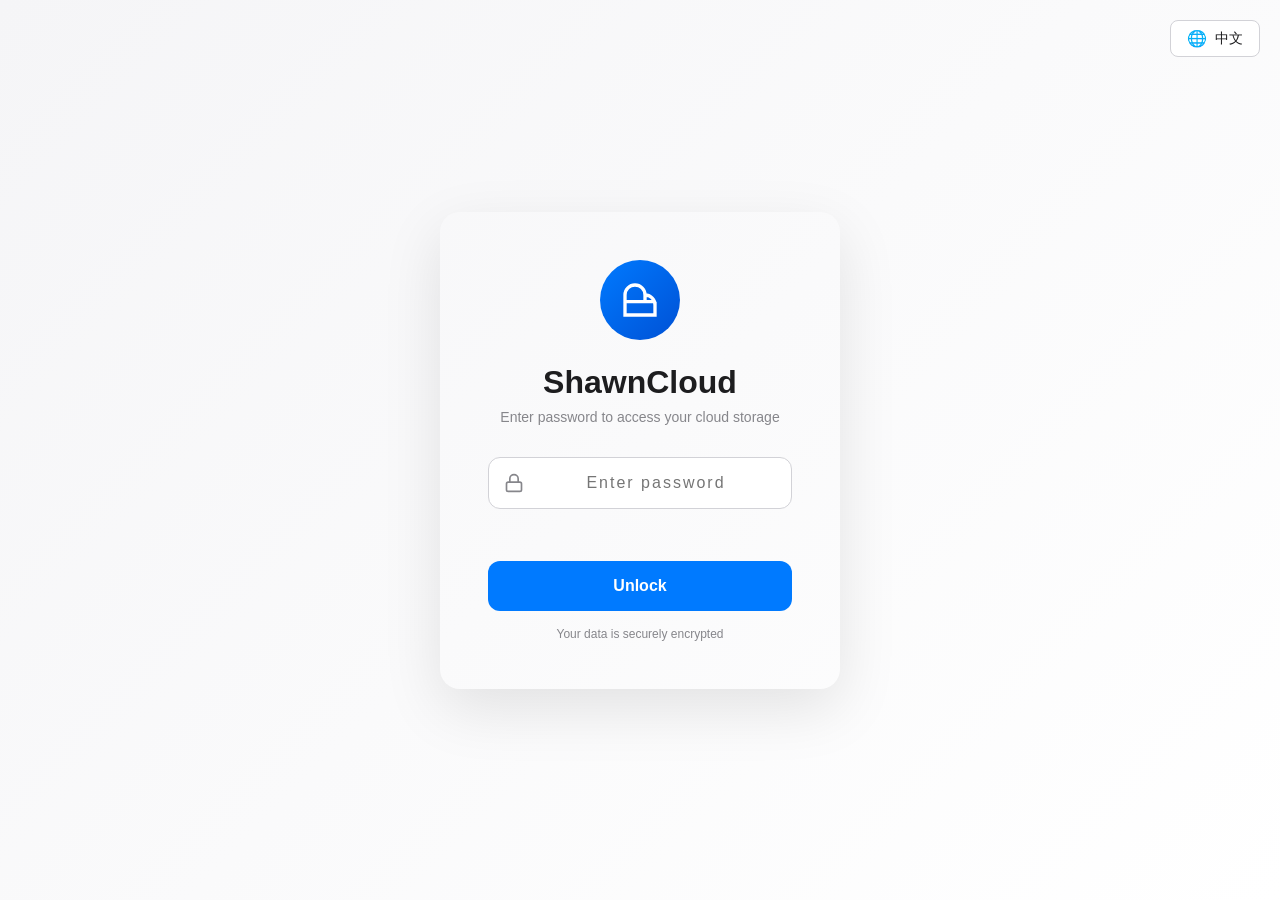
<file: index.html>
<!DOCTYPE html>
<html lang="en">
<head>
    <meta charset="UTF-8">
    <meta name="viewport" content="width=device-width, initial-scale=1.0">
    <title>ShawnCloud - Personal Cloud Storage</title>
    <link rel="stylesheet" href="style.css">
</head>
<body>
    <!-- Password Lock Screen -->
    <div id="password-screen" class="password-screen">
        <button id="lang-toggle-lock" class="lang-toggle" data-testid="button-language-toggle">
            <span class="lang-icon">🌐</span>
            <span id="lang-text-lock">中文</span>
        </button>
        
        <div class="lock-card">
            <div class="lock-icon">
                <svg viewBox="0 0 24 24" fill="none" stroke="currentColor" stroke-width="2">
                    <path d="M3 13h18M3 13v8h18v-8M3 13V9a6 6 0 0112 0v4M15 9a6 6 0 016 6v6H3V9a6 6 0 0112 0z"/>
                </svg>
            </div>
            
            <h1 id="app-title">ShawnCloud</h1>
            <p id="lock-subtitle" class="lock-subtitle">Enter password to access your cloud storage</p>
            
            <form id="password-form" class="password-form">
                <div class="input-wrapper">
                    <svg class="input-icon" viewBox="0 0 24 24" fill="none" stroke="currentColor" stroke-width="2">
                        <rect x="3" y="11" width="18" height="11" rx="2" ry="2"/>
                        <path d="M7 11V7a5 5 0 0110 0v4"/>
                    </svg>
                    <input 
                        type="password" 
                        id="password-input" 
                        placeholder="Enter password"
                        autocomplete="off"
                        data-testid="input-password"
                    />
                </div>
                <p id="error-message" class="error-message"></p>
                <button type="submit" class="unlock-button" data-testid="button-unlock">
                    <span id="unlock-text">Unlock</span>
                </button>
            </form>
            
            <p id="security-note" class="security-note">Your data is securely encrypted</p>
        </div>
    </div>

    <!-- Main Application -->
    <div id="main-app" class="main-app" style="display: none;">
        <!-- Header -->
        <header class="header">
            <div class="header-left">
                <button id="menu-toggle" class="icon-button">
                    <svg viewBox="0 0 24 24" fill="none" stroke="currentColor" stroke-width="2">
                        <line x1="3" y1="12" x2="21" y2="12"/>
                        <line x1="3" y1="6" x2="21" y2="6"/>
                        <line x1="3" y1="18" x2="21" y2="18"/>
                    </svg>
                </button>
                <div class="logo">
                    <svg viewBox="0 0 24 24" fill="none" stroke="currentColor" stroke-width="2">
                        <path d="M3 13h18M3 13v8h18v-8M3 13V9a6 6 0 0112 0v4"/>
                    </svg>
                    <span>ShawnCloud</span>
                </div>
            </div>
            
            <div class="header-center">
                <div class="search-box">
                    <svg class="search-icon" viewBox="0 0 24 24" fill="none" stroke="currentColor" stroke-width="2">
                        <circle cx="11" cy="11" r="8"/>
                        <path d="m21 21-4.35-4.35"/>
                    </svg>
                    <input type="search" id="search-input" placeholder="Search files..." data-testid="input-search"/>
                </div>
            </div>
            
            <div class="header-right">
                <button id="lang-toggle-main" class="icon-button" data-testid="button-language-toggle-main">
                    <svg viewBox="0 0 24 24" fill="none" stroke="currentColor" stroke-width="2">
                        <circle cx="12" cy="12" r="10"/>
                        <path d="M2 12h20M12 2a15.3 15.3 0 014 10 15.3 15.3 0 01-4 10 15.3 15.3 0 01-4-10 15.3 15.3 0 014-10z"/>
                    </svg>
                </button>
                <button id="theme-toggle" class="icon-button" data-testid="button-theme-toggle">
                    <svg class="sun-icon" viewBox="0 0 24 24" fill="none" stroke="currentColor" stroke-width="2">
                        <circle cx="12" cy="12" r="5"/>
                        <line x1="12" y1="1" x2="12" y2="3"/>
                        <line x1="12" y1="21" x2="12" y2="23"/>
                        <line x1="4.22" y1="4.22" x2="5.64" y2="5.64"/>
                        <line x1="18.36" y1="18.36" x2="19.78" y2="19.78"/>
                        <line x1="1" y1="12" x2="3" y2="12"/>
                        <line x1="21" y1="12" x2="23" y2="12"/>
                        <line x1="4.22" y1="19.78" x2="5.64" y2="18.36"/>
                        <line x1="18.36" y1="5.64" x2="19.78" y2="4.22"/>
                    </svg>
                    <svg class="moon-icon" viewBox="0 0 24 24" fill="none" stroke="currentColor" stroke-width="2" style="display: none;">
                        <path d="M21 12.79A9 9 0 1111.21 3 7 7 0 0021 12.79z"/>
                    </svg>
                </button>
            </div>
        </header>

        <!-- Sidebar -->
        <aside id="sidebar" class="sidebar">
            <nav class="sidebar-nav">
                <div class="nav-section">
                    <h3 id="nav-title" class="nav-title">Navigation</h3>
                    <a href="#" class="nav-item active" data-testid="button-my-files">
                        <svg viewBox="0 0 24 24" fill="none" stroke="currentColor" stroke-width="2">
                            <path d="M22 19a2 2 0 01-2 2H4a2 2 0 01-2-2V5a2 2 0 012-2h5l2 3h9a2 2 0 012 2z"/>
                        </svg>
                        <span id="nav-my-files">My Files</span>
                    </a>
                    <a href="#" class="nav-item" data-testid="button-trash">
                        <svg viewBox="0 0 24 24" fill="none" stroke="currentColor" stroke-width="2">
                            <polyline points="3 6 5 6 21 6"/>
                            <path d="M19 6v14a2 2 0 01-2 2H7a2 2 0 01-2-2V6m3 0V4a2 2 0 012-2h4a2 2 0 012 2v2"/>
                        </svg>
                        <span id="nav-trash">Trash</span>
                    </a>
                </div>
                
                <div class="nav-section">
                    <h3 id="nav-folders" class="nav-title">Folders</h3>
                    <a href="#" class="nav-item">
                        <svg viewBox="0 0 24 24" fill="none" stroke="currentColor" stroke-width="2">
                            <path d="M22 19a2 2 0 01-2 2H4a2 2 0 01-2-2V5a2 2 0 012-2h5l2 3h9a2 2 0 012 2z"/>
                        </svg>
                        <span id="folder-documents">Documents</span>
                    </a>
                    <a href="#" class="nav-item">
                        <svg viewBox="0 0 24 24" fill="none" stroke="currentColor" stroke-width="2">
                            <rect x="3" y="3" width="18" height="18" rx="2" ry="2"/>
                            <circle cx="8.5" cy="8.5" r="1.5"/>
                            <polyline points="21 15 16 10 5 21"/>
                        </svg>
                        <span id="folder-photos">Photos</span>
                    </a>
                    <a href="#" class="nav-item">
                        <svg viewBox="0 0 24 24" fill="none" stroke="currentColor" stroke-width="2">
                            <polygon points="23 7 16 12 23 17 23 7"/>
                            <rect x="1" y="5" width="15" height="14" rx="2" ry="2"/>
                        </svg>
                        <span id="folder-videos">Videos</span>
                    </a>
                </div>
            </nav>
        </aside>

        <!-- Main Content -->
        <main class="main-content">
            <section class="upload-zone" data-testid="zone-upload">
                <div class="upload-icon">
                    <svg viewBox="0 0 24 24" fill="none" stroke="currentColor" stroke-width="2">
                        <path d="M21 15v4a2 2 0 01-2 2H5a2 2 0 01-2-2v-4"/>
                        <polyline points="17 8 12 3 7 8"/>
                        <line x1="12" y1="3" x2="12" y2="15"/>
                    </svg>
                </div>
                <h3 id="upload-title">Drag and drop files</h3>
                <p id="upload-subtitle">or click to browse from your computer</p>
            </section>

            <section class="files-section">
                <h2 id="files-title" class="section-title">My Files</h2>
                <div id="files-grid" class="files-grid"></div>
            </section>
        </main>
    </div>

    <script src="app.js"></script>
</body>
</html>
</file>
<file: style.css>
* {
    margin: 0;
    padding: 0;
    box-sizing: border-box;
}

:root {
    --primary: #007AFF;
    --background: #F5F5F7;
    --surface: #FFFFFF;
    --text: #1D1D1F;
    --text-secondary: #86868B;
    --border: #D2D2D7;
    --error: #FF3B30;
    --shadow: rgba(0, 0, 0, 0.1);
}

body.dark-mode {
    --primary: #0A84FF;
    --background: #000000;
    --surface: #1C1C1E;
    --text: #FFFFFF;
    --text-secondary: #98989D;
    --border: #38383A;
    --error: #FF453A;
    --shadow: rgba(255, 255, 255, 0.1);
}

body {
    font-family: -apple-system, BlinkMacSystemFont, "Segoe UI", Roboto, Helvetica, Arial, sans-serif;
    background: linear-gradient(135deg, var(--background) 0%, var(--surface) 100%);
    color: var(--text);
    min-height: 100vh;
    transition: all 0.3s ease;
}

.glass {
    background: rgba(255, 255, 255, 0.7);
    backdrop-filter: blur(20px) saturate(180%);
    -webkit-backdrop-filter: blur(20px) saturate(180%);
    border: 1px solid rgba(255, 255, 255, 0.3);
}

body.dark-mode .glass {
    background: rgba(28, 28, 30, 0.7);
    border: 1px solid rgba(255, 255, 255, 0.1);
}

/* Password Screen */
.password-screen {
    min-height: 100vh;
    display: flex;
    align-items: center;
    justify-content: center;
    padding: 20px;
    position: relative;
}

.lang-toggle {
    position: absolute;
    top: 20px;
    right: 20px;
    padding: 8px 16px;
    background: var(--surface);
    border: 1px solid var(--border);
    border-radius: 8px;
    display: flex;
    align-items: center;
    gap: 8px;
    cursor: pointer;
    font-size: 14px;
    color: var(--text);
    transition: all 0.2s;
}

.lang-toggle:hover {
    transform: scale(1.05);
    box-shadow: 0 4px 12px var(--shadow);
}

.lang-icon {
    font-size: 16px;
}

.lock-card {
    width: 100%;
    max-width: 400px;
    padding: 48px;
    border-radius: 20px;
    text-align: center;
    box-shadow: 0 20px 60px var(--shadow);
}

.lock-icon {
    width: 80px;
    height: 80px;
    margin: 0 auto 24px;
    padding: 20px;
    background: linear-gradient(135deg, var(--primary), #0051D5);
    border-radius: 50%;
    color: white;
}

.lock-icon svg {
    width: 100%;
    height: 100%;
}

.lock-card h1 {
    font-size: 32px;
    margin-bottom: 8px;
    font-weight: 600;
}

.lock-subtitle {
    color: var(--text-secondary);
    margin-bottom: 32px;
    font-size: 14px;
}

.password-form {
    margin-bottom: 16px;
}

.input-wrapper {
    position: relative;
    margin-bottom: 16px;
}

.input-icon {
    position: absolute;
    left: 16px;
    top: 50%;
    transform: translateY(-50%);
    width: 20px;
    height: 20px;
    color: var(--text-secondary);
}

.input-wrapper input {
    width: 100%;
    padding: 16px 16px 16px 48px;
    border: 1px solid var(--border);
    border-radius: 12px;
    font-size: 16px;
    text-align: center;
    letter-spacing: 2px;
    background: var(--surface);
    color: var(--text);
    transition: all 0.2s;
}

.input-wrapper input:focus {
    outline: none;
    border-color: var(--primary);
    box-shadow: 0 0 0 4px rgba(0, 122, 255, 0.1);
}

.input-wrapper input.error {
    border-color: var(--error);
    animation: shake 0.5s;
}

@keyframes shake {
    0%, 100% { transform: translateX(0); }
    25% { transform: translateX(-10px); }
    75% { transform: translateX(10px); }
}

.error-message {
    color: var(--error);
    font-size: 13px;
    margin-bottom: 16px;
    min-height: 20px;
}

.unlock-button {
    width: 100%;
    padding: 16px;
    background: var(--primary);
    color: white;
    border: none;
    border-radius: 12px;
    font-size: 16px;
    font-weight: 600;
    cursor: pointer;
    transition: all 0.2s;
}

.unlock-button:hover {
    transform: scale(1.02);
    box-shadow: 0 8px 24px rgba(0, 122, 255, 0.3);
}

.security-note {
    color: var(--text-secondary);
    font-size: 12px;
}

/* Main App */
.main-app {
    display: grid;
    grid-template-areas: 
        "header header"
        "sidebar main";
    grid-template-columns: 250px 1fr;
    grid-template-rows: 64px 1fr;
    height: 100vh;
    overflow: hidden;
}

.header {
    grid-area: header;
    display: flex;
    align-items: center;
    justify-content: space-between;
    padding: 0 24px;
    border-bottom: 1px solid var(--border);
}

.header-left, .header-right {
    display: flex;
    align-items: center;
    gap: 12px;
}

.header-center {
    flex: 1;
    max-width: 600px;
    margin: 0 24px;
}

.logo {
    display: flex;
    align-items: center;
    gap: 8px;
    font-size: 18px;
    font-weight: 600;
}

.logo svg {
    width: 24px;
    height: 24px;
    color: var(--primary);
}

.icon-button {
    width: 40px;
    height: 40px;
    padding: 8px;
    background: transparent;
    border: none;
    border-radius: 8px;
    cursor: pointer;
    color: var(--text);
    transition: all 0.2s;
}

.icon-button:hover {
    background: var(--surface);
}

.icon-button svg {
    width: 100%;
    height: 100%;
}

.search-box {
    position: relative;
    width: 100%;
}

.search-icon {
    position: absolute;
    left: 12px;
    top: 50%;
    transform: translateY(-50%);
    width: 20px;
    height: 20px;
    color: var(--text-secondary);
}

.search-box input {
    width: 100%;
    padding: 10px 16px 10px 44px;
    border: 1px solid var(--border);
    border-radius: 10px;
    background: var(--surface);
    color: var(--text);
    font-size: 14px;
}

.search-box input:focus {
    outline: none;
    border-color: var(--primary);
}

.sidebar {
    grid-area: sidebar;
    background: var(--surface);
    border-right: 1px solid var(--border);
    overflow-y: auto;
    padding: 24px 16px;
}

.nav-section {
    margin-bottom: 32px;
}

.nav-title {
    font-size: 12px;
    font-weight: 600;
    text-transform: uppercase;
    color: var(--text-secondary);
    margin-bottom: 12px;
    padding: 0 12px;
}

.nav-item {
    display: flex;
    align-items: center;
    gap: 12px;
    padding: 10px 12px;
    border-radius: 8px;
    color: var(--text);
    text-decoration: none;
    font-size: 14px;
    transition: all 0.2s;
    margin-bottom: 4px;
}

.nav-item:hover {
    background: var(--background);
}

.nav-item.active {
    background: var(--primary);
    color: white;
}

.nav-item svg {
    width: 20px;
    height: 20px;
}

.main-content {
    grid-area: main;
    overflow-y: auto;
    padding: 32px;
}

.upload-zone {
    padding: 48px;
    border: 2px dashed var(--border);
    border-radius: 16px;
    text-align: center;
    margin-bottom: 32px;
    cursor: pointer;
    transition: all 0.3s;
}

.upload-zone:hover {
    border-color: var(--primary);
    background: rgba(0, 122, 255, 0.05);
    transform: scale(1.01);
}

.upload-icon {
    width: 64px;
    height: 64px;
    margin: 0 auto 16px;
    color: var(--text-secondary);
}

.upload-icon svg {
    width: 100%;
    height: 100%;
}

.upload-zone h3 {
    font-size: 18px;
    margin-bottom: 8px;
}

.upload-zone p {
    color: var(--text-secondary);
    font-size: 14px;
}

.section-title {
    font-size: 24px;
    margin-bottom: 24px;
    font-weight: 600;
}

.files-grid {
    display: grid;
    grid-template-columns: repeat(auto-fill, minmax(140px, 1fr));
    gap: 16px;
}

.file-card {
    padding: 16px;
    border-radius: 12px;
    text-align: center;
    cursor: pointer;
    transition: all 0.2s;
    border: 1px solid var(--border);
    background: var(--surface);
}

.file-card:hover {
    transform: translateY(-4px);
    box-shadow: 0 8px 24px var(--shadow);
}

.file-icon {
    width: 48px;
    height: 48px;
    margin: 0 auto 12px;
    padding: 12px;
    border-radius: 8px;
    background: var(--background);
}

.file-icon svg {
    width: 100%;
    height: 100%;
    color: var(--primary);
}

.file-name {
    font-size: 13px;
    font-weight: 500;
    margin-bottom: 4px;
    overflow: hidden;
    text-overflow: ellipsis;
    white-space: nowrap;
}

.file-info {
    font-size: 11px;
    color: var(--text-secondary);
}

.sidebar.collapsed {
    display: none;
}

@media (max-width: 768px) {
    .main-app {
        grid-template-columns: 1fr;
        grid-template-areas: 
            "header"
            "main";
    }
    
    .sidebar {
        position: fixed;
        left: -100%;
        top: 64px;
        height: calc(100vh - 64px);
        width: 250px;
        z-index: 100;
        transition: left 0.3s;
    }
    
    .sidebar.show {
        left: 0;
    }
    
    .header-center {
        margin: 0 12px;
    }
}
</file>
